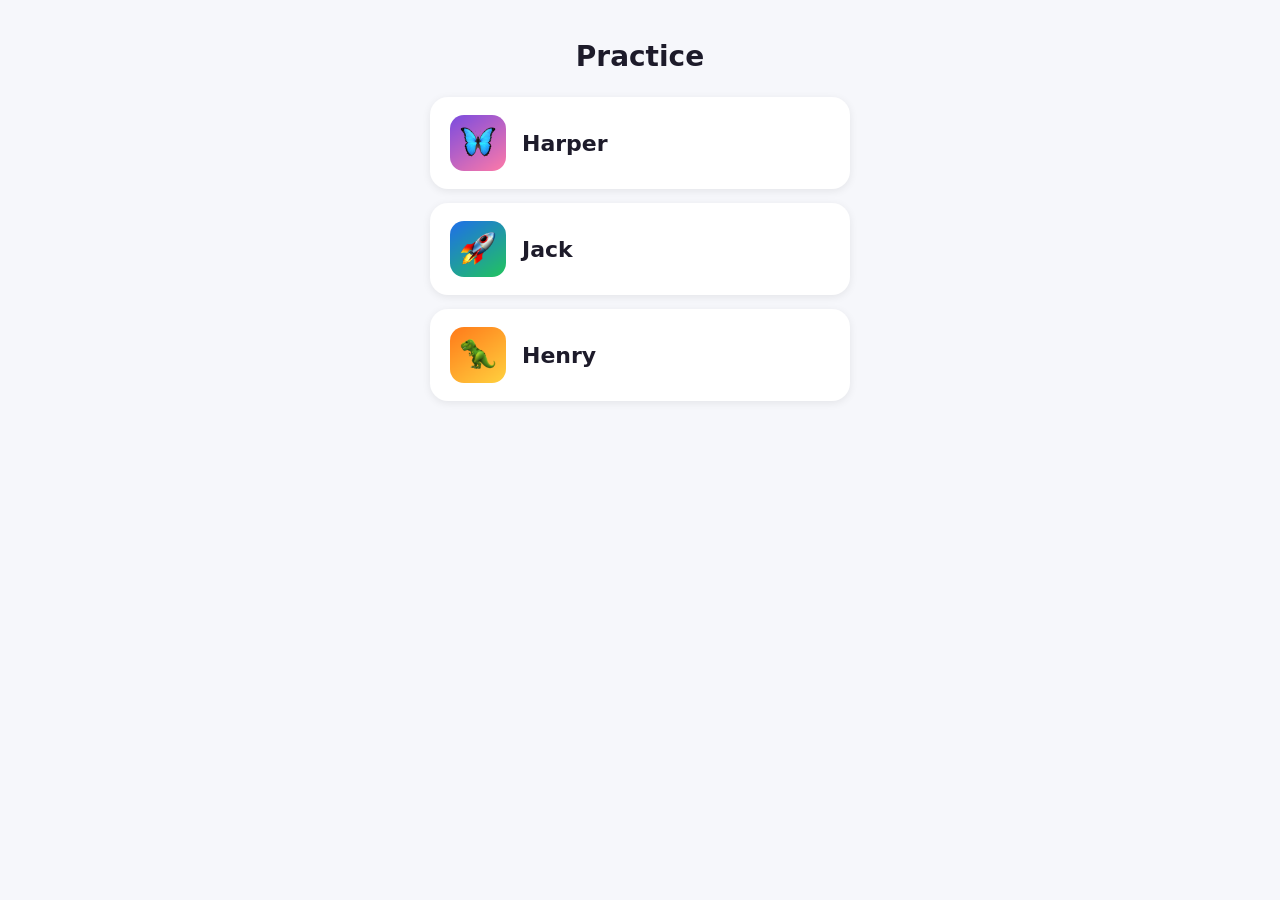
<file: index.html>
<!doctype html>
<html lang="en"><head><meta charset="utf-8">
<meta name="viewport" content="width=device-width, initial-scale=1, viewport-fit=cover">
<meta name="robots" content="noindex, nofollow">
<title>Practice</title>
<style>
body{margin:0;font-family:-apple-system,system-ui,sans-serif;background:#f6f7fb;color:#1d1b2a;display:flex;flex-direction:column;align-items:center;padding:40px 18px}
h1{font-size:28px;margin:0 0 24px}
a{display:flex;align-items:center;gap:16px;width:100%;max-width:420px;box-sizing:border-box;padding:18px 20px;margin:0 0 14px;border-radius:18px;background:#fff;box-shadow:0 2px 8px rgba(0,0,0,.08);text-decoration:none;color:inherit;font-size:22px;font-weight:700}
img{width:56px;height:56px;border-radius:14px}
</style></head><body>
<h1>Practice</h1>
<a href="harper/"><img src="harper/icon-180.png" alt="">Harper</a>
<a href="jack/"><img src="jack/icon-180.png" alt="">Jack</a>
<a href="henry/"><img src="henry/icon-180.png" alt="">Henry</a>
</body></html>
</file>
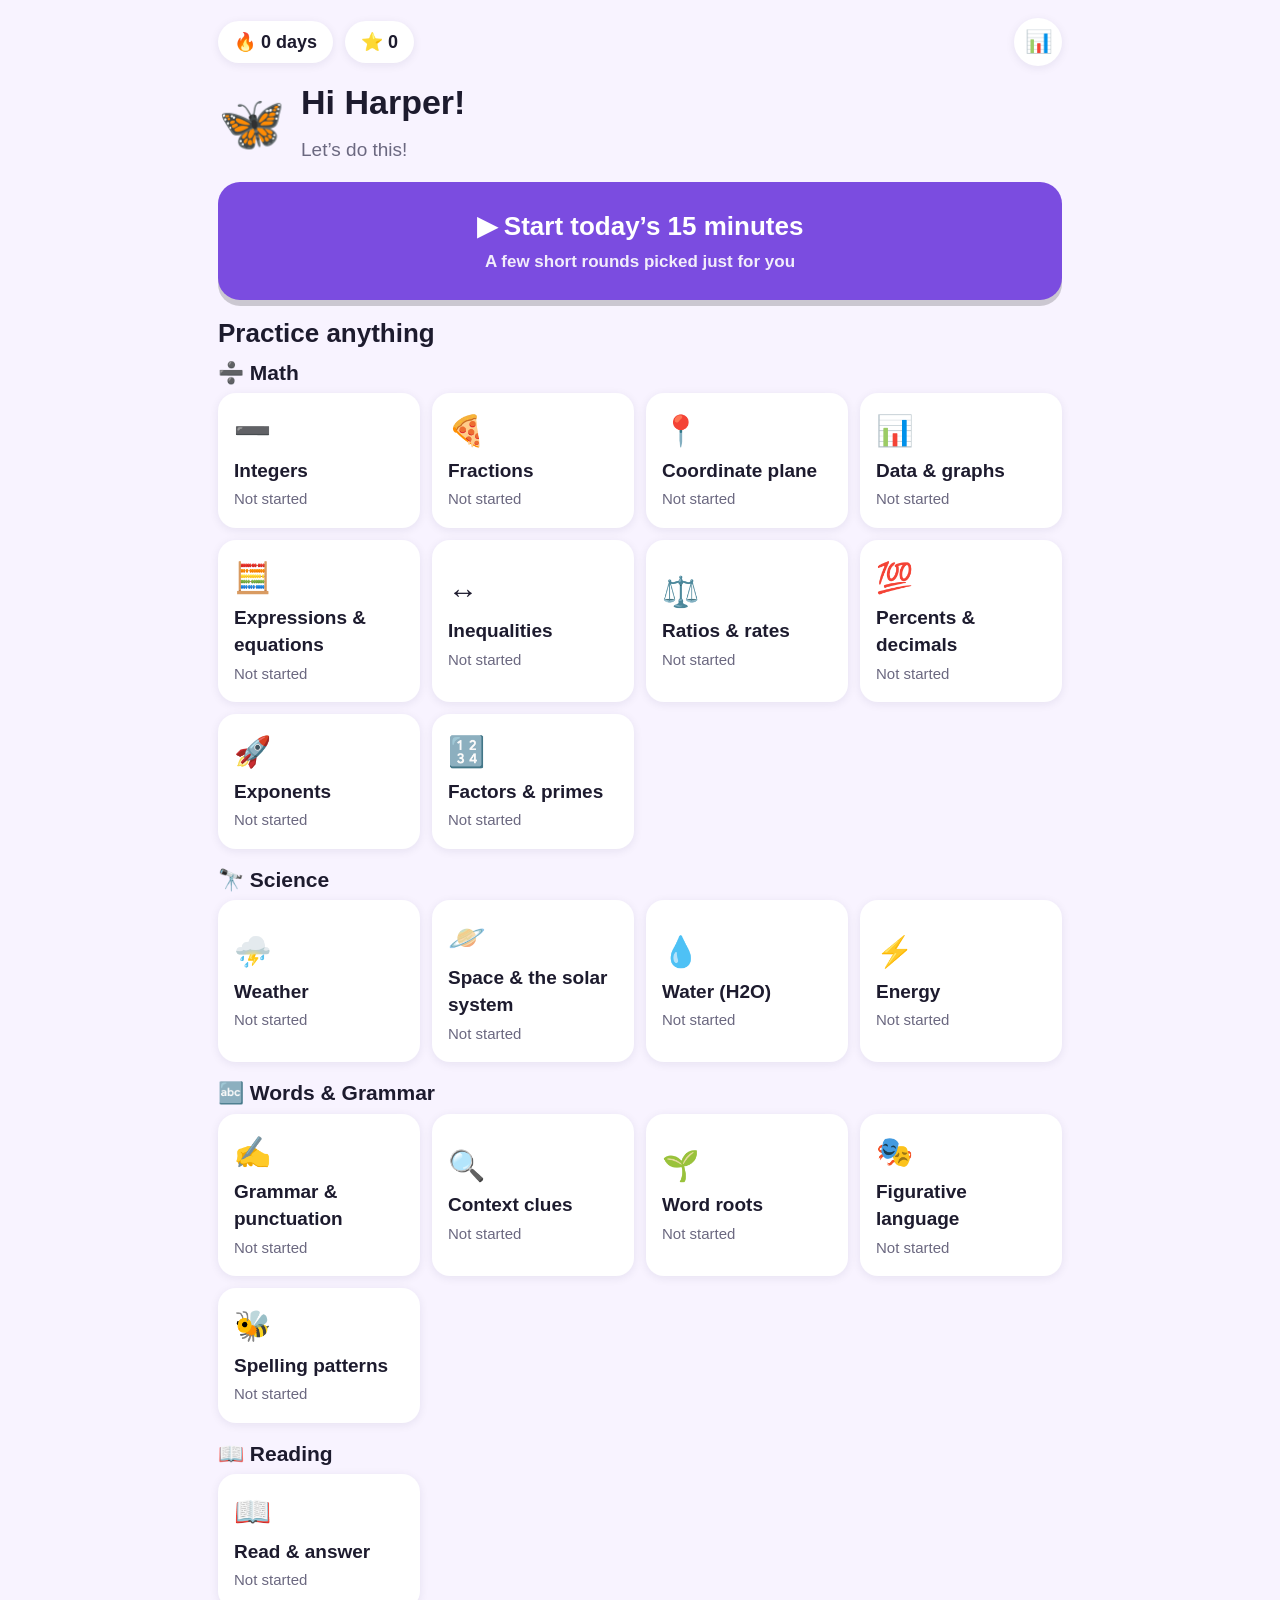
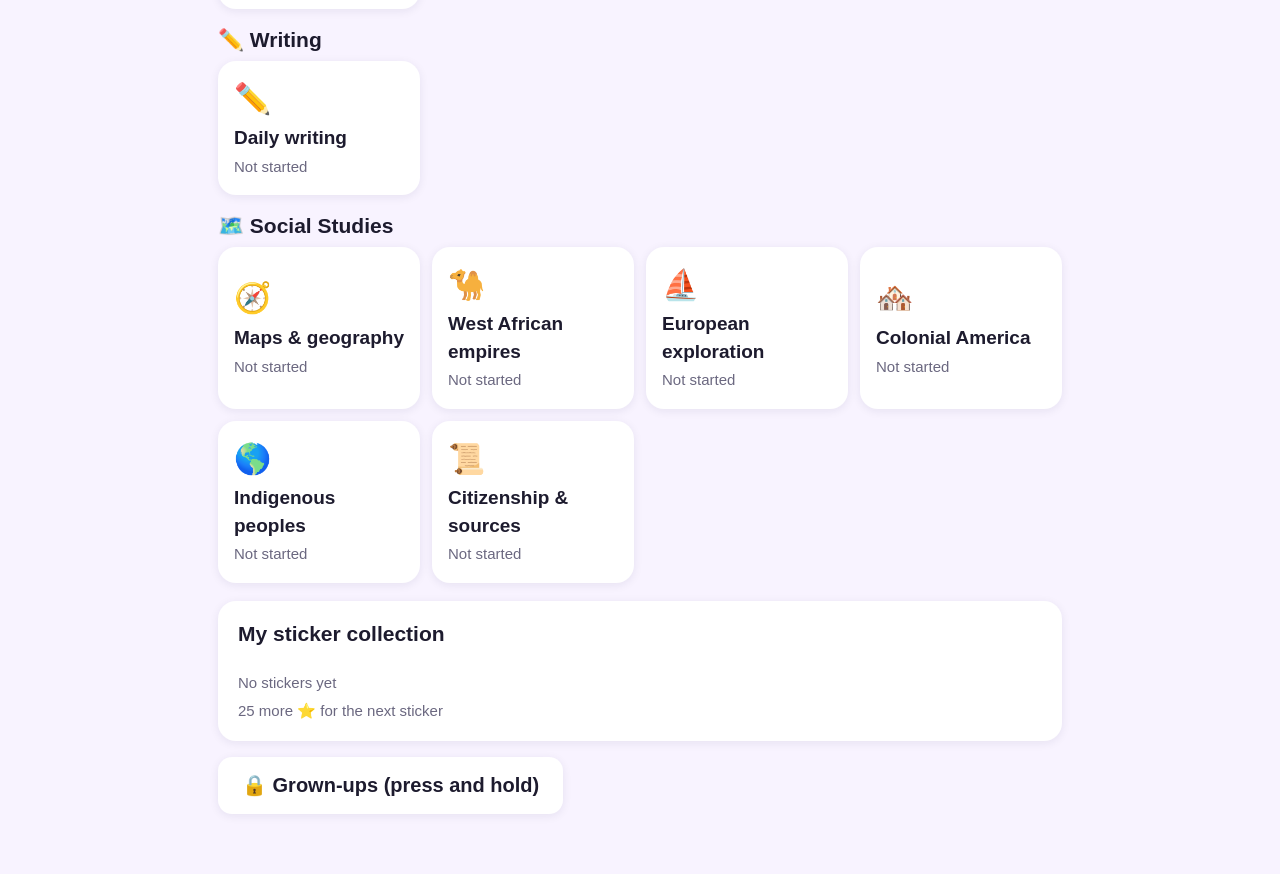
<file: harper/index.html>
<!DOCTYPE html>
<html lang="en">
<head>
<meta charset="utf-8">
<meta name="viewport" content="width=device-width, initial-scale=1, viewport-fit=cover">
<meta name="apple-mobile-web-app-capable" content="yes">
<meta name="mobile-web-app-capable" content="yes">
<meta name="apple-mobile-web-app-status-bar-style" content="default">
<meta name="apple-mobile-web-app-title" content="Harper">
<meta name="theme-color" content="#7b4ce0">
<meta name="robots" content="noindex, nofollow">
<link rel="apple-touch-icon" href="icon-180.png">
<link rel="icon" href="icon-180.png">
<link rel="manifest" href="manifest.json">
<link rel="stylesheet" href="../app/style.css?v=3">
<title>Harper&rsquo;s Practice</title>
</head>
<body>
<div id="app"></div>
<script src="../app/engine.js?v=3"></script>
<script src="../app/gen-math6.js?v=3"></script>
<script src="../app/bank-ela.js?v=3"></script>
<script src="../app/bank-reading.js?v=3"></script>
<script src="../app/bank-scisoc.js?v=3"></script>
<script>
KS.start({
  "kid": "harper",
  "name": "Harper",
  "face": "🦋",
  "theme": {
    "accent": "#7b4ce0",
    "accent2": "#ff7aa8",
    "bg": "#f8f3ff"
  },
  "minutes": 15,
  "perRound": 5,
  "subjects": [
    {
      "key": "math",
      "label": "Math",
      "icon": "➗"
    },
    {
      "key": "science",
      "label": "Science",
      "icon": "🔭"
    },
    {
      "key": "words",
      "label": "Words & Grammar",
      "icon": "🔤"
    },
    {
      "key": "reading",
      "label": "Reading",
      "icon": "📖"
    },
    {
      "key": "writing",
      "label": "Writing",
      "icon": "✏️"
    },
    {
      "key": "social",
      "label": "Social Studies",
      "icon": "🗺️"
    }
  ],
  "areas": [
    {
      "key": "m6-int",
      "subject": "math",
      "label": "Integers",
      "icon": "➖",
      "type": "gen",
      "gen": "math6.int",
      "weight": 3
    },
    {
      "key": "m6-frac",
      "subject": "math",
      "label": "Fractions",
      "icon": "🍕",
      "type": "gen",
      "gen": "math6.frac",
      "weight": 3
    },
    {
      "key": "m6-coord",
      "subject": "math",
      "label": "Coordinate plane",
      "icon": "📍",
      "type": "gen",
      "gen": "math6.coord",
      "weight": 3
    },
    {
      "key": "m6-data",
      "subject": "math",
      "label": "Data & graphs",
      "icon": "📊",
      "type": "gen",
      "gen": "math6.data",
      "weight": 3
    },
    {
      "key": "m6-expr",
      "subject": "math",
      "label": "Expressions & equations",
      "icon": "🧮",
      "type": "gen",
      "gen": "math6.expr",
      "weight": 3
    },
    {
      "key": "m6-ineq",
      "subject": "math",
      "label": "Inequalities",
      "icon": "↔️",
      "type": "gen",
      "gen": "math6.ineq",
      "weight": 2
    },
    {
      "key": "m6-ratio",
      "subject": "math",
      "label": "Ratios & rates",
      "icon": "⚖️",
      "type": "gen",
      "gen": "math6.ratio",
      "weight": 2
    },
    {
      "key": "m6-pct",
      "subject": "math",
      "label": "Percents & decimals",
      "icon": "💯",
      "type": "gen",
      "gen": "math6.pct",
      "weight": 2
    },
    {
      "key": "m6-exp",
      "subject": "math",
      "label": "Exponents",
      "icon": "🚀",
      "type": "gen",
      "gen": "math6.exp",
      "weight": 1.5
    },
    {
      "key": "m6-factors",
      "subject": "math",
      "label": "Factors & primes",
      "icon": "🔢",
      "type": "gen",
      "gen": "math6.factors",
      "weight": 1.5
    },
    {
      "key": "sci-weather",
      "subject": "science",
      "label": "Weather",
      "icon": "⛈️",
      "type": "bank",
      "bank": "scisoc",
      "skill": "sci-weather",
      "weight": 3
    },
    {
      "key": "sci-astro",
      "subject": "science",
      "label": "Space & the solar system",
      "icon": "🪐",
      "type": "bank",
      "bank": "scisoc",
      "skill": "sci-astro",
      "weight": 3
    },
    {
      "key": "sci-water",
      "subject": "science",
      "label": "Water (H2O)",
      "icon": "💧",
      "type": "bank",
      "bank": "scisoc",
      "skill": "sci-water",
      "weight": 1
    },
    {
      "key": "sci-energy",
      "subject": "science",
      "label": "Energy",
      "icon": "⚡",
      "type": "bank",
      "bank": "scisoc",
      "skill": "sci-energy",
      "weight": 0.7
    },
    {
      "key": "spell-list",
      "subject": "words",
      "label": "This week’s spelling",
      "icon": "📝",
      "type": "spell-list",
      "weight": 3
    },
    {
      "key": "vocab-list",
      "subject": "words",
      "label": "This week’s vocabulary",
      "icon": "📒",
      "type": "vocab-list",
      "weight": 3
    },
    {
      "key": "conv",
      "subject": "words",
      "label": "Grammar & punctuation",
      "icon": "✍️",
      "type": "bank",
      "bank": "ela",
      "skill": "conventions",
      "weight": 3
    },
    {
      "key": "context",
      "subject": "words",
      "label": "Context clues",
      "icon": "🔍",
      "type": "bank",
      "bank": "ela",
      "skill": "context",
      "weight": 2
    },
    {
      "key": "roots",
      "subject": "words",
      "label": "Word roots",
      "icon": "🌱",
      "type": "bank",
      "bank": "ela",
      "skill": "roots",
      "weight": 2
    },
    {
      "key": "figurative",
      "subject": "words",
      "label": "Figurative language",
      "icon": "🎭",
      "type": "bank",
      "bank": "ela",
      "skill": "figurative",
      "weight": 1.5
    },
    {
      "key": "spelling",
      "subject": "words",
      "label": "Spelling patterns",
      "icon": "🐝",
      "type": "spelling",
      "weight": 1.5
    },
    {
      "key": "reading",
      "subject": "reading",
      "label": "Read & answer",
      "icon": "📖",
      "type": "passage",
      "weight": 1
    },
    {
      "key": "writing",
      "subject": "writing",
      "label": "Daily writing",
      "icon": "✏️",
      "type": "writing",
      "weight": 1
    },
    {
      "key": "ss-geo",
      "subject": "social",
      "label": "Maps & geography",
      "icon": "🧭",
      "type": "bank",
      "bank": "scisoc",
      "skill": "ss-geo",
      "weight": 2.5
    },
    {
      "key": "ss-africa",
      "subject": "social",
      "label": "West African empires",
      "icon": "🐪",
      "type": "bank",
      "bank": "scisoc",
      "skill": "ss-africa",
      "weight": 2
    },
    {
      "key": "ss-explore",
      "subject": "social",
      "label": "European exploration",
      "icon": "⛵",
      "type": "bank",
      "bank": "scisoc",
      "skill": "ss-explore",
      "weight": 2
    },
    {
      "key": "ss-colonial",
      "subject": "social",
      "label": "Colonial America",
      "icon": "🏘️",
      "type": "bank",
      "bank": "scisoc",
      "skill": "ss-colonial",
      "weight": 2
    },
    {
      "key": "ss-indig",
      "subject": "social",
      "label": "Indigenous peoples",
      "icon": "🌎",
      "type": "bank",
      "bank": "scisoc",
      "skill": "ss-indig",
      "weight": 1
    },
    {
      "key": "ss-civics",
      "subject": "social",
      "label": "Citizenship & sources",
      "icon": "📜",
      "type": "bank",
      "bank": "scisoc",
      "skill": "ss-civics",
      "weight": 0.7
    }
  ],
  "today": {
    "plan": [
      "math",
      "science",
      "math",
      "words",
      "reading|writing|social"
    ]
  },
  "stickers": [
    "🦋",
    "🎨",
    "🎤",
    "🩰",
    "🌸",
    "🦄",
    "🎬",
    "🌈",
    "🐬",
    "🎧",
    "🌻",
    "🦊",
    "🎹",
    "🐼",
    "🍓",
    "🌙",
    "💎",
    "🐢",
    "🎀",
    "🌟"
  ],
  "stickerEvery": 25
});
</script>
</body>
</html>
</file>
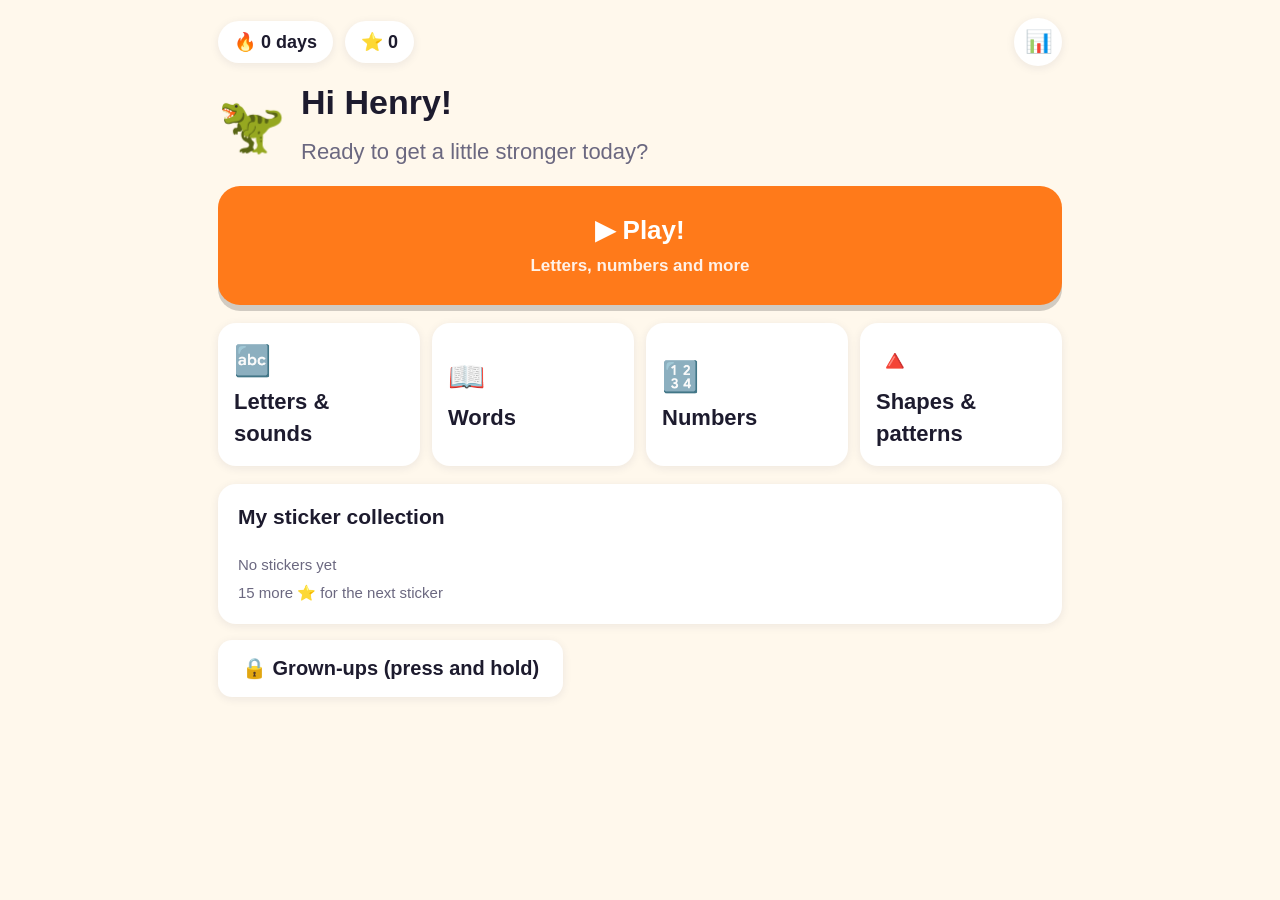
<file: henry/index.html>
<!DOCTYPE html>
<html lang="en">
<head>
<meta charset="utf-8">
<meta name="viewport" content="width=device-width, initial-scale=1, viewport-fit=cover">
<meta name="apple-mobile-web-app-capable" content="yes">
<meta name="mobile-web-app-capable" content="yes">
<meta name="apple-mobile-web-app-status-bar-style" content="default">
<meta name="apple-mobile-web-app-title" content="Henry">
<meta name="theme-color" content="#ff7a1a">
<meta name="robots" content="noindex, nofollow">
<link rel="apple-touch-icon" href="icon-180.png">
<link rel="icon" href="icon-180.png">
<link rel="manifest" href="manifest.json">
<link rel="stylesheet" href="../app/style.css?v=3">
<title>Henry&rsquo;s Practice</title>
</head>
<body>
<div id="app"></div>
<script src="../app/engine.js?v=3"></script>
<script src="../app/gen-k.js?v=3"></script>
<script>
KS.start({
  "kid": "henry",
  "name": "Henry",
  "face": "🦖",
  "young": true,
  "theme": {
    "accent": "#ff7a1a",
    "accent2": "#2bb673",
    "bg": "#fff8ec"
  },
  "minutes": 10,
  "perRound": 5,
  "subjects": [
    {
      "key": "letters",
      "label": "Letters & sounds",
      "icon": "🔤"
    },
    {
      "key": "words",
      "label": "Words",
      "icon": "📖"
    },
    {
      "key": "numbers",
      "label": "Numbers",
      "icon": "🔢"
    },
    {
      "key": "shapes",
      "label": "Shapes & patterns",
      "icon": "🔺"
    }
  ],
  "areas": [
    {
      "key": "k-sound",
      "subject": "letters",
      "label": "First sounds",
      "icon": "👂",
      "type": "gen",
      "gen": "k.sound",
      "weight": 3
    },
    {
      "key": "k-letter",
      "subject": "letters",
      "label": "Find the letter",
      "icon": "🅰️",
      "type": "gen",
      "gen": "k.letter",
      "weight": 2
    },
    {
      "key": "k-case",
      "subject": "letters",
      "label": "Big & little letters",
      "icon": "🔠",
      "type": "gen",
      "gen": "k.case",
      "weight": 1.5
    },
    {
      "key": "k-sight",
      "subject": "words",
      "label": "Sight words",
      "icon": "👀",
      "type": "gen",
      "gen": "k.sight",
      "weight": 2
    },
    {
      "key": "k-rhyme",
      "subject": "words",
      "label": "Rhymes",
      "icon": "🎵",
      "type": "gen",
      "gen": "k.rhyme",
      "weight": 2
    },
    {
      "key": "k-syll",
      "subject": "words",
      "label": "Clap the word",
      "icon": "👏",
      "type": "gen",
      "gen": "k.syll",
      "weight": 1.5
    },
    {
      "key": "k-cvc",
      "subject": "words",
      "label": "Read words",
      "icon": "📖",
      "type": "gen",
      "gen": "k.cvc",
      "weight": 0.5
    },
    {
      "key": "k-count",
      "subject": "numbers",
      "label": "Counting",
      "icon": "🍎",
      "type": "gen",
      "gen": "k.count",
      "weight": 3
    },
    {
      "key": "k-num",
      "subject": "numbers",
      "label": "Find the number",
      "icon": "🔢",
      "type": "gen",
      "gen": "k.num",
      "weight": 2
    },
    {
      "key": "k-more",
      "subject": "numbers",
      "label": "More or fewer",
      "icon": "⚖️",
      "type": "gen",
      "gen": "k.more",
      "weight": 1.5
    },
    {
      "key": "k-next",
      "subject": "numbers",
      "label": "What comes next?",
      "icon": "➡️",
      "type": "gen",
      "gen": "k.next",
      "weight": 1.5
    },
    {
      "key": "k-add",
      "subject": "numbers",
      "label": "Adding",
      "icon": "➕",
      "type": "gen",
      "gen": "k.add",
      "weight": 1.5
    },
    {
      "key": "k-tens",
      "subject": "numbers",
      "label": "Count by tens",
      "icon": "🔟",
      "type": "gen",
      "gen": "k.tens",
      "weight": 0.5
    },
    {
      "key": "k-shape",
      "subject": "shapes",
      "label": "Shapes",
      "icon": "🔺",
      "type": "gen",
      "gen": "k.shape",
      "weight": 2
    },
    {
      "key": "k-pattern",
      "subject": "shapes",
      "label": "Patterns",
      "icon": "🔴",
      "type": "gen",
      "gen": "k.pattern",
      "weight": 2
    }
  ],
  "today": {
    "plan": [
      "letters",
      "numbers",
      "words",
      "shapes|numbers"
    ]
  },
  "stickers": [
    "🐶",
    "🦖",
    "🐱",
    "🦁",
    "🐸",
    "🐵",
    "🐧",
    "🐢",
    "🦒",
    "🐘",
    "🦕",
    "🐙",
    "🦈",
    "🐝",
    "🦋",
    "🐞",
    "🐯",
    "🐼",
    "🦄",
    "🐳"
  ],
  "stickerEvery": 15
});
</script>
</body>
</html>
</file>
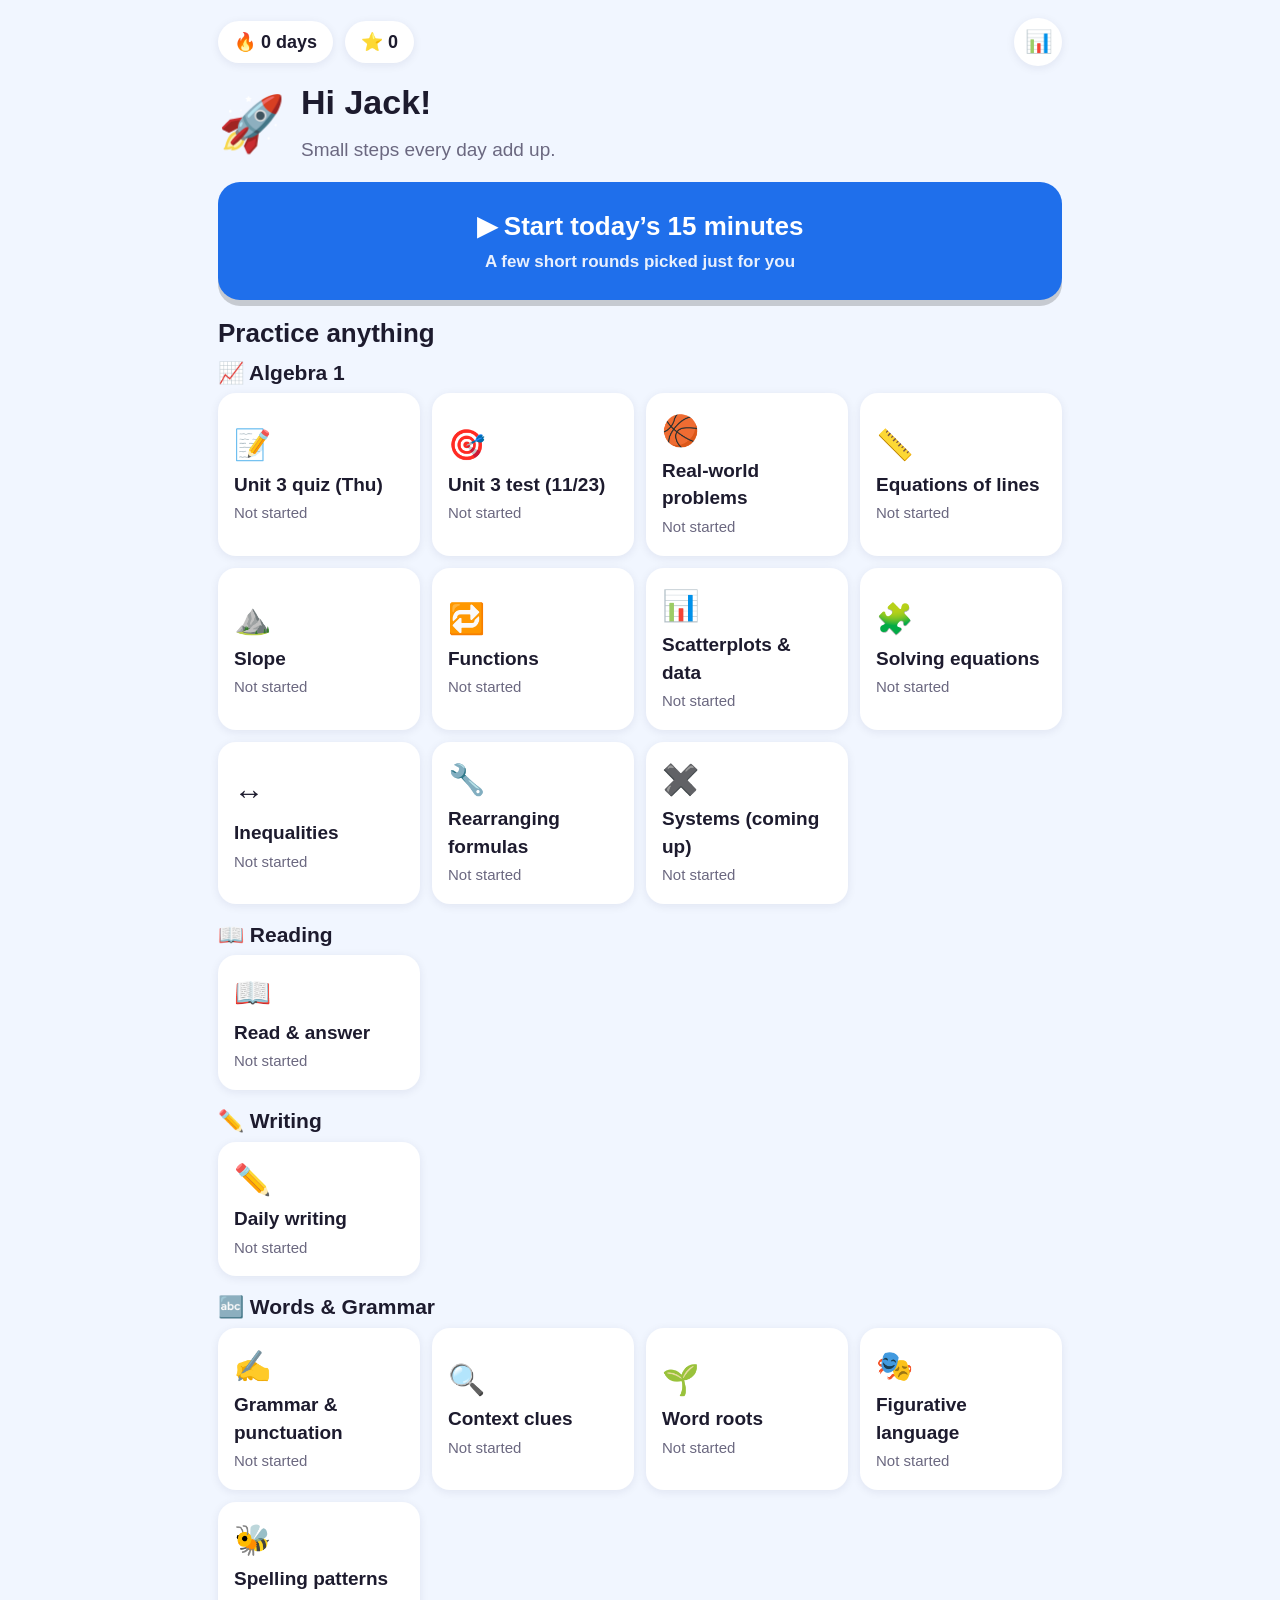
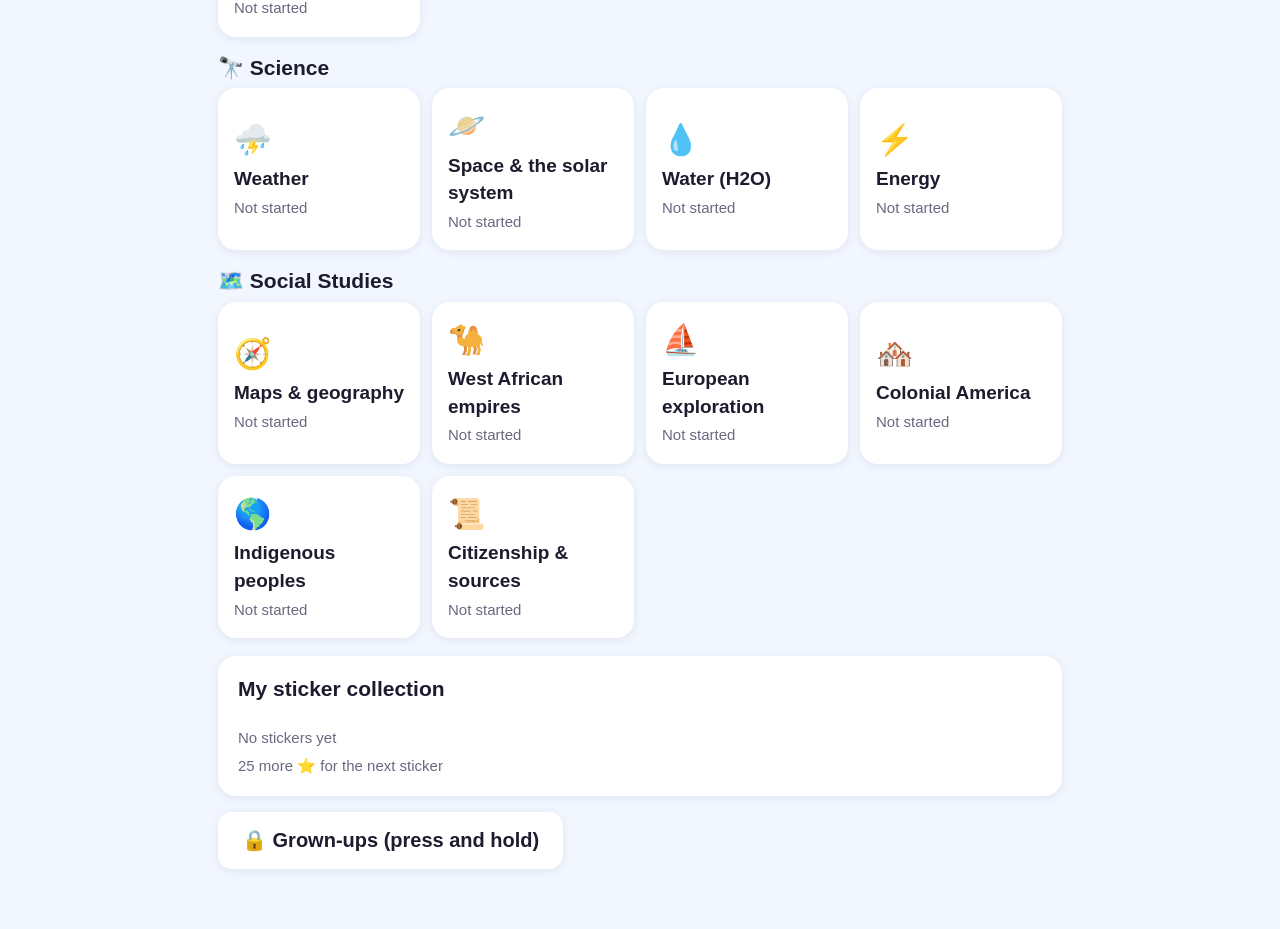
<file: jack/index.html>
<!DOCTYPE html>
<html lang="en">
<head>
<meta charset="utf-8">
<meta name="viewport" content="width=device-width, initial-scale=1, viewport-fit=cover">
<meta name="apple-mobile-web-app-capable" content="yes">
<meta name="mobile-web-app-capable" content="yes">
<meta name="apple-mobile-web-app-status-bar-style" content="default">
<meta name="apple-mobile-web-app-title" content="Jack">
<meta name="theme-color" content="#1f6feb">
<meta name="robots" content="noindex, nofollow">
<link rel="apple-touch-icon" href="icon-180.png">
<link rel="icon" href="icon-180.png">
<link rel="manifest" href="manifest.json">
<link rel="stylesheet" href="../app/style.css?v=3">
<title>Jack&rsquo;s Practice</title>
</head>
<body>
<div id="app"></div>
<script src="../app/engine.js?v=3"></script>
<script src="../app/gen-alg1.js?v=3"></script>
<script src="../app/bank-ela.js?v=3"></script>
<script src="../app/bank-reading.js?v=3"></script>
<script src="../app/bank-scisoc.js?v=3"></script>
<script>
KS.start({
  "kid": "jack",
  "name": "Jack",
  "face": "🚀",
  "theme": {
    "accent": "#1f6feb",
    "accent2": "#22c55e",
    "bg": "#f1f6ff"
  },
  "minutes": 15,
  "perRound": 5,
  "subjects": [
    {
      "key": "algebra",
      "label": "Algebra 1",
      "icon": "📈"
    },
    {
      "key": "reading",
      "label": "Reading",
      "icon": "📖"
    },
    {
      "key": "writing",
      "label": "Writing",
      "icon": "✏️"
    },
    {
      "key": "words",
      "label": "Words & Grammar",
      "icon": "🔤"
    },
    {
      "key": "science",
      "label": "Science",
      "icon": "🔭"
    },
    {
      "key": "social",
      "label": "Social Studies",
      "icon": "🗺️"
    }
  ],
  "areas": [
    {
      "key": "a1-u3quiz",
      "subject": "algebra",
      "label": "Unit 3 quiz (Thu)",
      "icon": "📝",
      "type": "gen",
      "gen": "alg1.u3quiz",
      "weight": 6
    },
    {
      "key": "a1-u3test",
      "subject": "algebra",
      "label": "Unit 3 test (11/23)",
      "icon": "🎯",
      "type": "gen",
      "gen": "alg1.u3test",
      "weight": 4
    },
    {
      "key": "a1-context",
      "subject": "algebra",
      "label": "Real-world problems",
      "icon": "🏀",
      "type": "gen",
      "gen": "alg1.context",
      "weight": 3.5
    },
    {
      "key": "a1-forms",
      "subject": "algebra",
      "label": "Equations of lines",
      "icon": "📏",
      "type": "gen",
      "gen": "alg1.forms",
      "weight": 3
    },
    {
      "key": "a1-slope",
      "subject": "algebra",
      "label": "Slope",
      "icon": "⛰️",
      "type": "gen",
      "gen": "alg1.slope",
      "weight": 3
    },
    {
      "key": "a1-func",
      "subject": "algebra",
      "label": "Functions",
      "icon": "🔁",
      "type": "gen",
      "gen": "alg1.func",
      "weight": 3
    },
    {
      "key": "a1-data",
      "subject": "algebra",
      "label": "Scatterplots & data",
      "icon": "📊",
      "type": "gen",
      "gen": "alg1.data",
      "weight": 2.5
    },
    {
      "key": "a1-solve",
      "subject": "algebra",
      "label": "Solving equations",
      "icon": "🧩",
      "type": "gen",
      "gen": "alg1.solve",
      "weight": 1.5
    },
    {
      "key": "a1-ineq",
      "subject": "algebra",
      "label": "Inequalities",
      "icon": "↔️",
      "type": "gen",
      "gen": "alg1.ineq",
      "weight": 1.5
    },
    {
      "key": "a1-literal",
      "subject": "algebra",
      "label": "Rearranging formulas",
      "icon": "🔧",
      "type": "gen",
      "gen": "alg1.literal",
      "weight": 1.5
    },
    {
      "key": "a1-systems",
      "subject": "algebra",
      "label": "Systems (coming up)",
      "icon": "✖️",
      "type": "gen",
      "gen": "alg1.systems",
      "weight": 1
    },
    {
      "key": "reading",
      "subject": "reading",
      "label": "Read & answer",
      "icon": "📖",
      "type": "passage",
      "weight": 1
    },
    {
      "key": "writing",
      "subject": "writing",
      "label": "Daily writing",
      "icon": "✏️",
      "type": "writing",
      "weight": 1
    },
    {
      "key": "spell-list",
      "subject": "words",
      "label": "This week’s spelling",
      "icon": "📝",
      "type": "spell-list",
      "weight": 3
    },
    {
      "key": "vocab-list",
      "subject": "words",
      "label": "This week’s vocabulary",
      "icon": "📒",
      "type": "vocab-list",
      "weight": 3
    },
    {
      "key": "conv",
      "subject": "words",
      "label": "Grammar & punctuation",
      "icon": "✍️",
      "type": "bank",
      "bank": "ela",
      "skill": "conventions",
      "weight": 3
    },
    {
      "key": "context",
      "subject": "words",
      "label": "Context clues",
      "icon": "🔍",
      "type": "bank",
      "bank": "ela",
      "skill": "context",
      "weight": 2
    },
    {
      "key": "roots",
      "subject": "words",
      "label": "Word roots",
      "icon": "🌱",
      "type": "bank",
      "bank": "ela",
      "skill": "roots",
      "weight": 2
    },
    {
      "key": "figurative",
      "subject": "words",
      "label": "Figurative language",
      "icon": "🎭",
      "type": "bank",
      "bank": "ela",
      "skill": "figurative",
      "weight": 2
    },
    {
      "key": "spelling",
      "subject": "words",
      "label": "Spelling patterns",
      "icon": "🐝",
      "type": "spelling",
      "weight": 1.5
    },
    {
      "key": "sci-weather",
      "subject": "science",
      "label": "Weather",
      "icon": "⛈️",
      "type": "bank",
      "bank": "scisoc",
      "skill": "sci-weather",
      "weight": 2
    },
    {
      "key": "sci-astro",
      "subject": "science",
      "label": "Space & the solar system",
      "icon": "🪐",
      "type": "bank",
      "bank": "scisoc",
      "skill": "sci-astro",
      "weight": 1.5
    },
    {
      "key": "sci-water",
      "subject": "science",
      "label": "Water (H2O)",
      "icon": "💧",
      "type": "bank",
      "bank": "scisoc",
      "skill": "sci-water",
      "weight": 1
    },
    {
      "key": "sci-energy",
      "subject": "science",
      "label": "Energy",
      "icon": "⚡",
      "type": "bank",
      "bank": "scisoc",
      "skill": "sci-energy",
      "weight": 0.7
    },
    {
      "key": "ss-geo",
      "subject": "social",
      "label": "Maps & geography",
      "icon": "🧭",
      "type": "bank",
      "bank": "scisoc",
      "skill": "ss-geo",
      "weight": 2.5
    },
    {
      "key": "ss-africa",
      "subject": "social",
      "label": "West African empires",
      "icon": "🐪",
      "type": "bank",
      "bank": "scisoc",
      "skill": "ss-africa",
      "weight": 2
    },
    {
      "key": "ss-explore",
      "subject": "social",
      "label": "European exploration",
      "icon": "⛵",
      "type": "bank",
      "bank": "scisoc",
      "skill": "ss-explore",
      "weight": 2
    },
    {
      "key": "ss-colonial",
      "subject": "social",
      "label": "Colonial America",
      "icon": "🏘️",
      "type": "bank",
      "bank": "scisoc",
      "skill": "ss-colonial",
      "weight": 2
    },
    {
      "key": "ss-indig",
      "subject": "social",
      "label": "Indigenous peoples",
      "icon": "🌎",
      "type": "bank",
      "bank": "scisoc",
      "skill": "ss-indig",
      "weight": 1
    },
    {
      "key": "ss-civics",
      "subject": "social",
      "label": "Citizenship & sources",
      "icon": "📜",
      "type": "bank",
      "bank": "scisoc",
      "skill": "ss-civics",
      "weight": 0.7
    }
  ],
  "today": {
    "plan": [
      "@a1-u3quiz",
      "reading",
      "@a1-u3quiz",
      "@a1-u3test",
      "words|writing|social|science"
    ]
  },
  "stickers": [
    "🏀",
    "🚀",
    "⚽",
    "🎮",
    "🦖",
    "🛸",
    "🏈",
    "🤖",
    "🐉",
    "⚡",
    "🏆",
    "🦈",
    "🛹",
    "🎯",
    "🌋",
    "🐺",
    "🧊",
    "🔥",
    "💎",
    "👑"
  ],
  "stickerEvery": 25
});
</script>
</body>
</html>
</file>
<file: app/style.css>
:root {
  --accent: #6c4cf0;
  --accent2: #19b5a5;
  --bg: #f6f4ff;
  --card: #ffffff;
  --ink: #1d1b2e;
  --muted: #6b6880;
  --good: #1f9d55;
  --good-bg: #e3f7ea;
  --bad: #d64545;
  --bad-bg: #fdeaea;
  --radius: 18px;
  --shadow: 0 2px 10px rgba(30, 20, 80, .08);
}
* { box-sizing: border-box; -webkit-tap-highlight-color: transparent; }
html, body { margin: 0; padding: 0; }
body {
  font-family: -apple-system, BlinkMacSystemFont, "SF Pro Rounded", "Segoe UI", Roboto, sans-serif;
  background: var(--bg); color: var(--ink);
  font-size: 19px; line-height: 1.45;
  touch-action: manipulation;
  -webkit-text-size-adjust: 100%;
}
#app { max-width: 880px; margin: 0 auto; padding: 18px 18px 60px; min-height: 100vh; }
button { font: inherit; color: inherit; border: none; background: none; cursor: pointer; touch-action: manipulation; }
h1, h2, h3 { margin: 0 0 .4em; line-height: 1.2; }
h1 { font-size: 34px; }
h2 { font-size: 26px; }
h3 { font-size: 21px; }
.muted { color: var(--muted); }
.small { font-size: 15px; }
.card { background: var(--card); border-radius: var(--radius); box-shadow: var(--shadow); padding: 20px; margin: 0 0 16px; }
.row { display: flex; gap: 12px; align-items: center; flex-wrap: wrap; }
.spacer { flex: 1; }
.hidden { display: none !important; }

/* top bar */
.topbar { display: flex; align-items: center; gap: 12px; margin-bottom: 16px; }
.pill { background: var(--card); box-shadow: var(--shadow); border-radius: 999px; padding: 8px 16px; font-weight: 700; font-size: 18px; white-space: nowrap; }
.iconbtn { background: var(--card); box-shadow: var(--shadow); border-radius: 999px; width: 48px; height: 48px; font-size: 22px; display: inline-flex; align-items: center; justify-content: center; }

/* home */
.hello { display: flex; align-items: center; gap: 16px; margin: 6px 0 18px; }
.hello .face { font-size: 54px; }
.bigbtn {
  display: block; width: 100%; text-align: center;
  background: var(--accent); color: #fff; font-weight: 800; font-size: 26px;
  border-radius: 22px; padding: 26px 20px; box-shadow: 0 6px 0 rgba(0,0,0,.18);
  margin: 0 0 18px; transition: transform .08s;
}
.bigbtn:active { transform: translateY(3px); box-shadow: 0 3px 0 rgba(0,0,0,.18); }
.bigbtn .sub { display: block; font-size: 17px; font-weight: 600; opacity: .9; margin-top: 4px; }
.bigbtn.done { background: var(--good); }
.btn { display: inline-block; background: var(--accent); color: #fff; font-weight: 700; border-radius: 14px; padding: 14px 24px; font-size: 20px; box-shadow: 0 4px 0 rgba(0,0,0,.15); }
.btn:active { transform: translateY(2px); box-shadow: 0 2px 0 rgba(0,0,0,.15); }
.btn.ghost { background: var(--card); color: var(--ink); box-shadow: var(--shadow); }
.btn.good { background: var(--good); }
.btn.wide { width: 100%; text-align: center; }
.btn[disabled] { opacity: .45; }
.tiles { display: grid; grid-template-columns: repeat(auto-fill, minmax(190px, 1fr)); gap: 12px; margin-bottom: 18px; }
.tile { background: var(--card); box-shadow: var(--shadow); border-radius: var(--radius); padding: 16px; text-align: left; min-height: 96px; }
.tile .ic { font-size: 30px; }
.tile .nm { font-weight: 700; display: block; margin-top: 4px; }
.tile .meter { margin-top: 8px; }
.meter { height: 10px; background: #ece9f5; border-radius: 99px; overflow: hidden; }
.meter > i { display: block; height: 100%; background: var(--accent2); border-radius: 99px; }
.links { display: flex; gap: 12px; flex-wrap: wrap; }
.collection { font-size: 30px; letter-spacing: 4px; line-height: 1.5; }

/* question */
.progressdots { display: flex; gap: 6px; flex: 1; }
.progressdots i { flex: 1; height: 10px; border-radius: 99px; background: #e2def0; }
.progressdots i.on { background: var(--accent); }
.progressdots i.ok { background: var(--good); }
.progressdots i.no { background: var(--bad); }
.roundlabel { font-weight: 700; color: var(--muted); font-size: 16px; margin-bottom: 6px; text-transform: uppercase; letter-spacing: .04em; }
.qtext { font-size: 24px; font-weight: 650; margin: 0 0 14px; }
.qtext .big { font-size: 34px; }
.visual { margin: 6px 0 16px; text-align: center; }
.visual svg { max-width: 100%; height: auto; }
.choices { display: grid; gap: 12px; }
.choice {
  background: var(--card); box-shadow: var(--shadow); border: 3px solid transparent;
  border-radius: 16px; padding: 16px 18px; text-align: left; font-size: 21px; min-height: 64px;
  display: flex; align-items: center; gap: 14px;
}
.choice .key { flex: none; width: 36px; height: 36px; border-radius: 50%; background: #efecf8; color: var(--muted); font-weight: 800; display: inline-flex; align-items: center; justify-content: center; font-size: 17px; }
.choice.ok { border-color: var(--good); background: var(--good-bg); }
.choice.no { border-color: var(--bad); background: var(--bad-bg); }
.choice[disabled] { cursor: default; }
.choice svg { max-width: 100%; height: auto; }
.feedback { border-radius: var(--radius); padding: 16px 18px; margin: 16px 0; font-size: 19px; }
.feedback.ok { background: var(--good-bg); }
.feedback.no { background: var(--bad-bg); }
.feedback b.title { display: block; font-size: 22px; margin-bottom: 4px; }
.nextbar { position: sticky; bottom: 12px; margin-top: 10px; }

/* number pad */
.answerbox { font-size: 34px; font-weight: 700; background: var(--card); border-radius: 16px; box-shadow: var(--shadow); padding: 12px 18px; min-height: 66px; margin-bottom: 12px; display: flex; align-items: center; gap: 10px; }
.answerbox .ph { color: #b9b5c9; font-weight: 500; font-size: 22px; }
.answerbox .unit { color: var(--muted); font-size: 22px; font-weight: 600; }
.pad { display: grid; grid-template-columns: repeat(4, 1fr); gap: 10px; max-width: 520px; }
.pad button { background: var(--card); box-shadow: var(--shadow); border-radius: 14px; height: 66px; font-size: 28px; font-weight: 700; }
.pad button.fn { background: #efecf8; font-size: 22px; }
.pad button.go { background: var(--accent); color: #fff; font-size: 22px; grid-column: span 2; }

/* fractions */
.fr { display: inline-flex; flex-direction: column; align-items: center; vertical-align: middle; font-size: .85em; line-height: 1.05; margin: 0 2px; }
.fr > span:first-child { border-bottom: 2px solid currentColor; padding: 0 3px; }
.fr > span:last-child { padding: 0 3px; }

/* passage */
.passage { font-size: 20px; line-height: 1.6; }
.passage h3 { margin-bottom: 10px; }
.passage p { margin: 0 0 12px; }
.passage.poem p { margin-bottom: 16px; }
.passage.poem .s { display: block; }
.passage .s { border-radius: 6px; transition: background .15s; }
.passage.tapmode .s { background: #f3f0ff; cursor: pointer; padding: 1px 2px; box-decoration-break: clone; -webkit-box-decoration-break: clone; }
.passage.tapmode .s.sel { background: #ffe58a; }
.passage .s.ok { background: var(--good-bg) !important; outline: 2px solid var(--good); }
.passage .s.no { background: var(--bad-bg) !important; }
.listen { font-size: 16px; padding: 8px 14px; }

/* writing */
textarea.write { width: 100%; min-height: 260px; font: inherit; font-size: 20px; line-height: 1.5; padding: 14px; border-radius: 14px; border: 2px solid #ddd8ee; background: #fff; }
textarea.list { width: 100%; min-height: 160px; font: inherit; font-size: 17px; padding: 12px; border-radius: 12px; border: 2px solid #ddd8ee; }
input.spell { width: 100%; font: inherit; font-size: 30px; padding: 12px 16px; border-radius: 14px; border: 3px solid #ddd8ee; text-align: center; letter-spacing: .04em; }
input.spell:focus, textarea:focus { outline: none; border-color: var(--accent); }
.checks { list-style: none; padding: 0; margin: 10px 0; }
.checks li { padding: 8px 0; border-bottom: 1px solid #eee; }
.tips { margin: 8px 0 0; padding-left: 20px; color: var(--muted); font-size: 17px; }
.wc { font-weight: 700; }

/* progress */
.bars { display: flex; align-items: flex-end; gap: 10px; height: 140px; padding-top: 10px; }
.bars .b { flex: 1; display: flex; flex-direction: column; align-items: center; justify-content: flex-end; height: 100%; font-size: 13px; color: var(--muted); }
.bars .b i { display: block; width: 100%; background: var(--accent2); border-radius: 8px 8px 3px 3px; min-height: 3px; }
table.stats { width: 100%; border-collapse: collapse; font-size: 16px; }
table.stats td, table.stats th { padding: 8px 6px; border-bottom: 1px solid #eee; text-align: left; }
table.stats th { color: var(--muted); font-weight: 600; }
.holdbtn { position: relative; overflow: hidden; -webkit-user-select: none; user-select: none; -webkit-touch-callout: none; touch-action: none; }
.holdbtn .fill { position: absolute; left: 0; top: 0; bottom: 0; width: 0; background: rgba(0,0,0,.08); }
.journal-entry { border-top: 1px solid #eee; padding: 12px 0; white-space: pre-wrap; }

/* celebration */
.celebrate { text-align: center; padding: 30px 10px; }
.celebrate .huge { font-size: 90px; line-height: 1; margin-bottom: 10px; animation: pop .5s ease-out; }
@keyframes pop { 0% { transform: scale(.3); } 70% { transform: scale(1.15); } 100% { transform: scale(1); } }
@keyframes shake { 0%,100% { transform: translateX(0); } 25% { transform: translateX(-10px); } 75% { transform: translateX(10px); } }
@keyframes bounce { 0%,100% { transform: scale(1); } 50% { transform: scale(1.12); } }

/* young mode (Henry) */
body.young { font-size: 22px; }
body.young .qtext { font-size: 30px; text-align: center; }
.ktiles { display: grid; grid-template-columns: repeat(2, 1fr); gap: 16px; max-width: 640px; margin: 0 auto; }
.ktiles.three { grid-template-columns: repeat(3, 1fr); max-width: 760px; }
.ktile {
  background: var(--card); box-shadow: 0 5px 0 rgba(0,0,0,.12); border: 4px solid transparent;
  border-radius: 26px; min-height: 150px; font-size: 72px; font-weight: 800;
  display: flex; align-items: center; justify-content: center; padding: 10px; line-height: 1.1;
  font-family: "Comic Sans MS", "Chalkboard SE", -apple-system, sans-serif;
}
.ktile.word { font-size: 52px; }
.ktile.emojis { font-size: 34px; flex-wrap: wrap; gap: 2px; }
.ktile.ok { border-color: var(--good); background: var(--good-bg); animation: bounce .5s; }
.ktile.no { border-color: var(--bad); animation: shake .4s; }
.ktile.hint { border-color: var(--good); animation: bounce .8s infinite; }
.kpic { font-size: 96px; text-align: center; line-height: 1.15; margin: 4px 0 14px; }
.kpic.rows { font-size: 46px; letter-spacing: 6px; }
.kpic.rows div { margin: 2px 0; }
.speakbtn { font-size: 34px; width: 74px; height: 74px; border-radius: 50%; background: var(--accent); color: #fff; box-shadow: 0 5px 0 rgba(0,0,0,.18); display: inline-flex; align-items: center; justify-content: center; }
.kcenter { text-align: center; margin-bottom: 10px; }
.groups { display: flex; gap: 16px; justify-content: center; }

@media (max-width: 600px) {
  body { font-size: 17px; }
  .qtext { font-size: 21px; }
  .ktile { min-height: 120px; font-size: 58px; }
  .ktile.word { font-size: 40px; }
  .kpic { font-size: 76px; }
}
</file>
